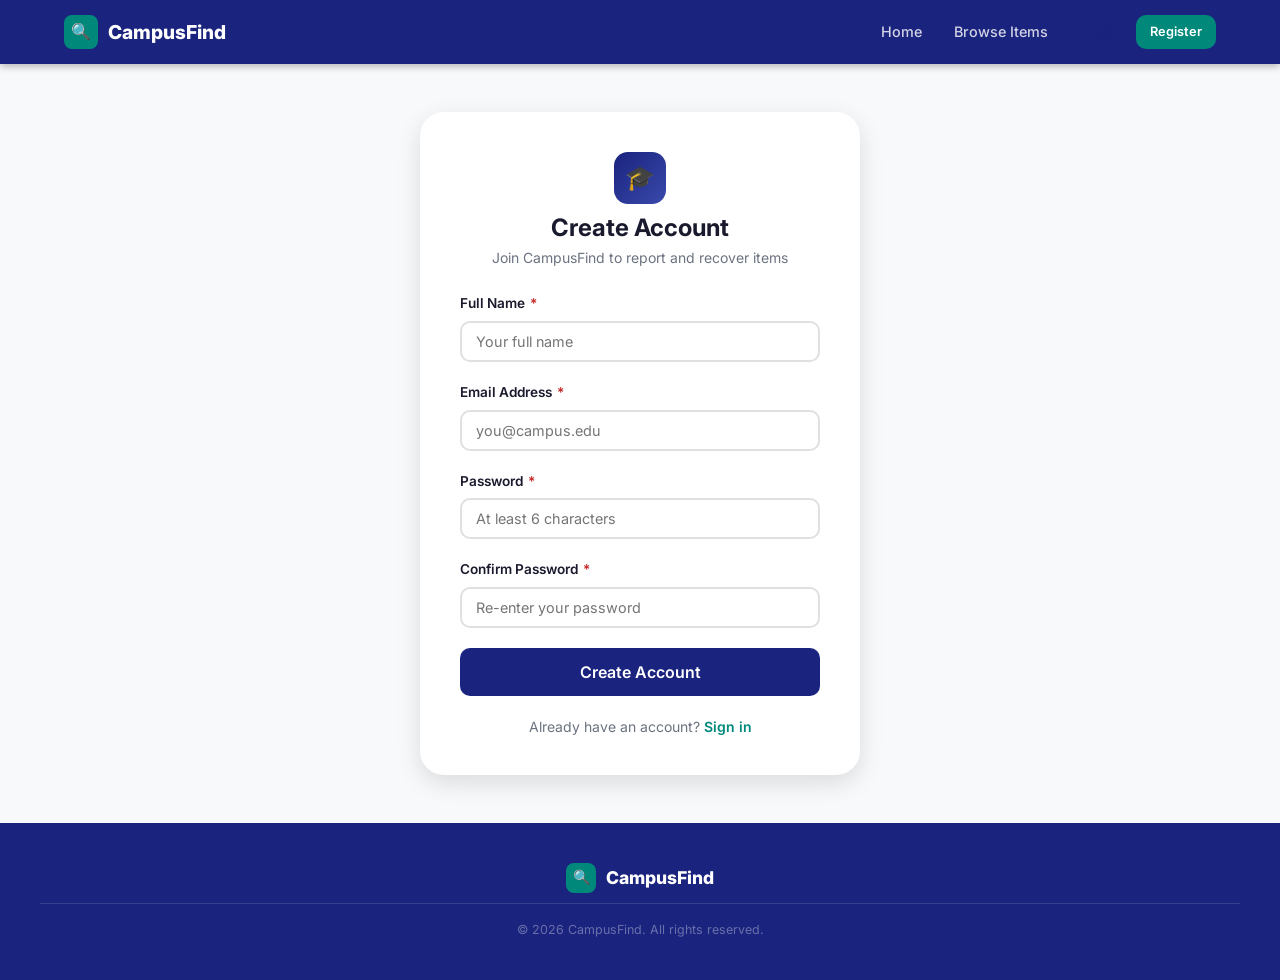
<file: index.html>
<!DOCTYPE html>
<html lang="en">
<head>
  <meta charset="UTF-8" />
  <meta name="viewport" content="width=device-width, initial-scale=1.0" />
  <title>CampusFind – Campus Lost & Found</title>
  <link rel="stylesheet" href="css/styles.css" />
  <link rel="preconnect" href="https://fonts.googleapis.com" />
  <link href="https://fonts.googleapis.com/css2?family=Inter:wght@400;500;600;700;800&display=swap" rel="stylesheet" />
</head>
<body>

  <!-- Navigation -->
  <nav id="main-nav"></nav>

  <!-- Hero -->
  <section class="hero">
    <div class="container">
      <div class="hero-tag">🎓 Campus Lost &amp; Found Platform</div>
      <h1>Find What Matters Most</h1>
      <p>Reuniting students, staff, and faculty with their lost belongings — fast, simple, and campus-wide.</p>

      <!-- Search bar -->
      <div class="hero-search">
        <input type="text" id="hero-search" placeholder="Search for a lost or found item…" />
        <button onclick="heroSearch()">Search</button>
      </div>

      <!-- CTA buttons -->
      <div class="hero-ctas">
        <a href="report-lost.html" class="btn btn-outline-white">📋 Report Lost</a>
        <a href="report-found.html" class="btn btn-outline-white">🔍 Report Found</a>
      </div>

      <!-- Dynamic stats — calculated from localStorage -->
      <div class="hero-stats" id="hero-stats">
        <div class="stat-pill">
          <div class="stat-pill-value" id="hs-total">0</div>
          <div class="stat-pill-label">Total Reports</div>
        </div>
        <div class="stat-pill">
          <div class="stat-pill-value" id="hs-lost">0</div>
          <div class="stat-pill-label">Items Lost</div>
        </div>
        <div class="stat-pill">
          <div class="stat-pill-value" id="hs-found">0</div>
          <div class="stat-pill-label">Items Found</div>
        </div>
      </div>
    </div>
  </section>

  <!-- Recent Reports -->
  <section class="section">
    <div class="container">
      <div class="section-header section-header-row">
        <div>
          <h2>Recently Reported</h2>
          <p>The latest lost and found items from your campus</p>
        </div>
        <a href="browse.html" class="btn btn-outline btn-sm">View All →</a>
      </div>
      <div class="items-grid" id="recent-items"></div>
    </div>
  </section>

  <!-- How It Works -->
  <section class="section section-alt">
    <div class="container">
      <div class="section-header text-center">
        <h2>How It Works</h2>
        <p>Three simple steps to reunite with your belongings</p>
      </div>
      <div class="steps-grid">
        <div class="step-card">
          <div class="step-icon step-icon-blue">📋</div>
          <h3>1. Report It</h3>
          <p>Submit a lost or found report with item details and location.</p>
        </div>
        <div class="step-card">
          <div class="step-icon step-icon-teal">🔍</div>
          <h3>2. Browse &amp; Match</h3>
          <p>Search community listings to find your item or identify the owner.</p>
        </div>
        <div class="step-card">
          <div class="step-icon step-icon-green">🤝</div>
          <h3>3. Reunite</h3>
          <p>Contact the reporter and arrange a safe handover on campus.</p>
        </div>
      </div>
    </div>
  </section>

  <!-- Browse by Category -->
  <section class="section">
    <div class="container">
      <div class="section-header section-header-row">
        <div>
          <h2>Browse by Category</h2>
          <p>Find items by type</p>
        </div>
        <a href="browse.html" class="btn btn-outline btn-sm">All Items →</a>
      </div>
      <div class="category-grid">
        <div class="category-chip" onclick="browseCat('electronics')"><span>💻</span><span>Electronics</span></div>
        <div class="category-chip" onclick="browseCat('clothing')"><span>👕</span><span>Clothing</span></div>
        <div class="category-chip" onclick="browseCat('accessories')"><span>⌚</span><span>Accessories</span></div>
        <div class="category-chip" onclick="browseCat('books')"><span>📚</span><span>Books &amp; Notes</span></div>
        <div class="category-chip" onclick="browseCat('documents')"><span>📄</span><span>Documents &amp; ID</span></div>
        <div class="category-chip" onclick="browseCat('keys')"><span>🔑</span><span>Keys</span></div>
        <div class="category-chip" onclick="browseCat('bags')"><span>👜</span><span>Bags &amp; Wallets</span></div>
        <div class="category-chip" onclick="browseCat('sports')"><span>⚽</span><span>Sports</span></div>
        <div class="category-chip" onclick="browseCat('other')"><span>📦</span><span>Other</span></div>
      </div>
    </div>
  </section>

  <!-- Footer -->
  <footer>
    <div class="footer-inner">
      <div class="footer-brand">
        <div class="nav-logo">🔍</div>
        CampusFind
      </div>
      <p class="footer-tagline">Reuniting the campus community, one item at a time.</p>
      <hr class="footer-divider" />
      <p class="footer-copy">© 2026 CampusFind. All rights reserved.</p>
    </div>
  </footer>

  <!-- Scripts -->
  <script src="js/data.js"></script>
  <script src="js/auth.js"></script>
  <script src="js/app.js"></script>
  <script src="js/reports.js"></script>
  <script>
    document.addEventListener('DOMContentLoaded', () => {
      // ── Entry point routing ──────────────────────────────────────────────
      // If already logged in → go straight to dashboard.
      // If not logged in → go to register (first-time flow).
      if (Auth.isLoggedIn()) {
        window.location.replace('dashboard.html');
        return;
      } else {
        window.location.replace('register.html');
        return;
      }

      App.renderNav('home');

      // Load dynamic stats
      const stats = CampusData.getStats();
      document.getElementById('hs-total').textContent = stats.total;
      document.getElementById('hs-lost').textContent  = stats.lost;
      document.getElementById('hs-found').textContent = stats.found;

      // Load recent items (last 6)
      const recent = [...CampusData.getReports()]
        .sort((a, b) => new Date(b.createdAt) - new Date(a.createdAt))
        .slice(0, 6);

      const grid = document.getElementById('recent-items');
      if (recent.length === 0) {
        grid.innerHTML = `
          <div class="empty-state full-width">
            <div class="empty-icon">📋</div>
            <p>No reports have been submitted yet. Be the first to report!</p>
            <a href="report-lost.html" class="btn btn-primary">Report Lost Item</a>
          </div>`;
      } else {
        grid.innerHTML = recent.map(r => renderReportCard(r)).join('');
      }
    });

    function heroSearch() {
      const q = document.getElementById('hero-search').value.trim();
      window.location.href = q
        ? `browse.html?q=${encodeURIComponent(q)}`
        : 'browse.html';
    }

    document.getElementById('hero-search')?.addEventListener('keydown', e => {
      if (e.key === 'Enter') heroSearch();
    });

    function browseCat(cat) {
      window.location.href = `browse.html?cat=${encodeURIComponent(cat)}`;
    }
  </script>
</body>
</html>
</file>
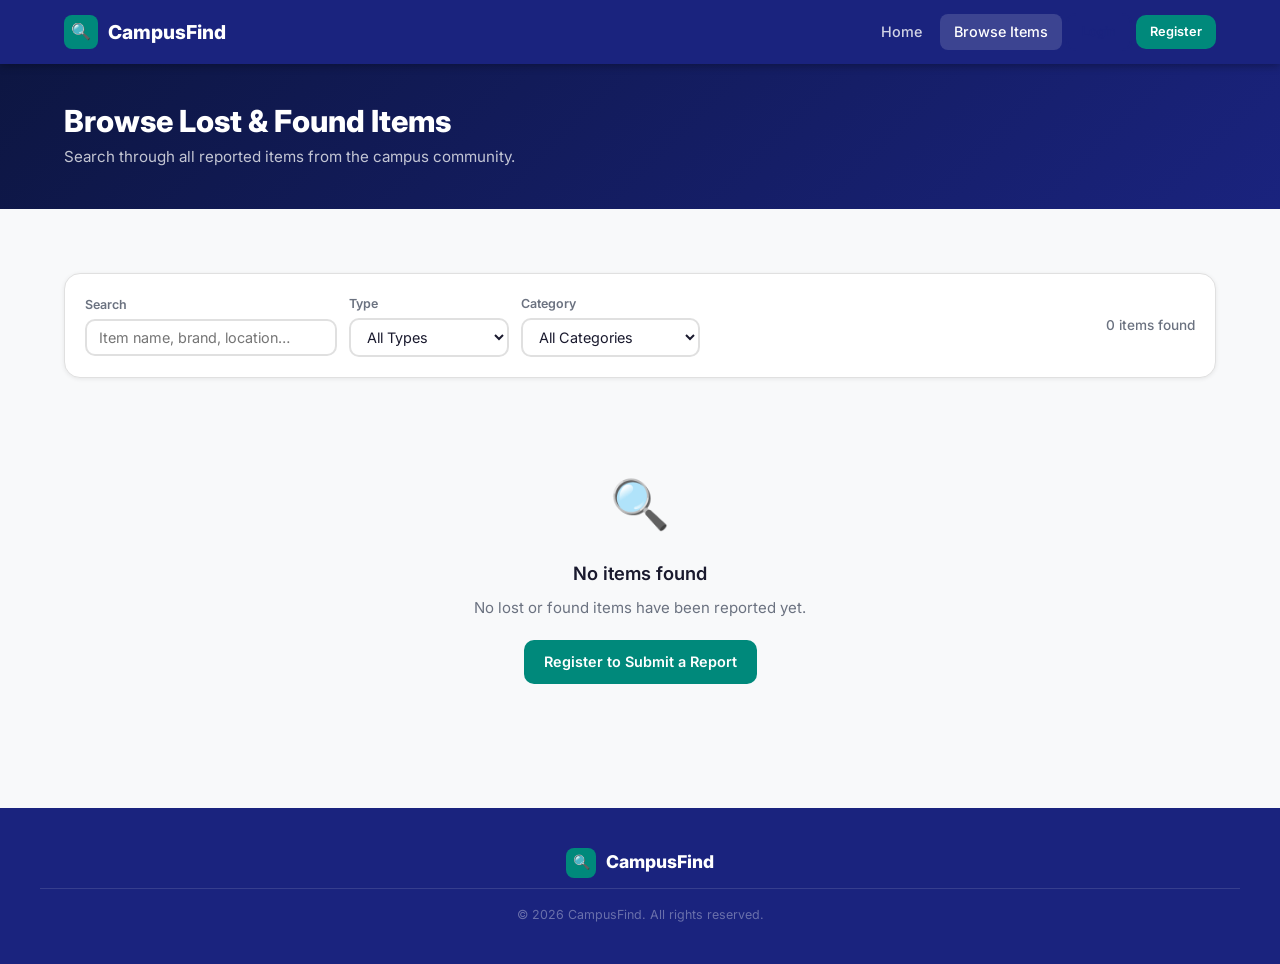
<file: browse.html>
<!DOCTYPE html>
<html lang="en">
<head>
  <meta charset="UTF-8" />
  <meta name="viewport" content="width=device-width, initial-scale=1.0" />
  <title>Browse Items – CampusFind</title>
  <link rel="stylesheet" href="css/styles.css" />
  <link rel="preconnect" href="https://fonts.googleapis.com" />
  <link href="https://fonts.googleapis.com/css2?family=Inter:wght@400;500;600;700;800&display=swap" rel="stylesheet" />
</head>
<body>

  <nav id="main-nav"></nav>

  <!-- Page header -->
  <div class="page-header">
    <div class="container">
      <h1>Browse Lost &amp; Found Items</h1>
      <p>Search through all reported items from the campus community.</p>
    </div>
  </div>

  <section class="section">
    <div class="container">

      <!-- Filters -->
      <div class="browse-filters">
        <div class="filter-group">
          <label for="search-input">Search</label>
          <input type="text" id="search-input" placeholder="Item name, brand, location…" />
        </div>
        <div class="filter-group">
          <label for="filter-type">Type</label>
          <select id="filter-type">
            <option value="">All Types</option>
            <option value="lost">Lost</option>
            <option value="found">Found</option>
          </select>
        </div>
        <div class="filter-group">
          <label for="filter-category">Category</label>
          <select id="filter-category">
            <option value="">All Categories</option>
            <option value="electronics">💻 Electronics</option>
            <option value="clothing">👕 Clothing</option>
            <option value="accessories">⌚ Accessories</option>
            <option value="books">📚 Books &amp; Notes</option>
            <option value="documents">📄 Documents &amp; ID</option>
            <option value="keys">🔑 Keys</option>
            <option value="bags">👜 Bags &amp; Wallets</option>
            <option value="sports">⚽ Sports</option>
            <option value="other">📦 Other</option>
          </select>
        </div>
        <div class="result-count" id="result-count">0 items found</div>
      </div>

      <!-- Results grid -->
      <div class="items-grid" id="browse-grid"></div>

    </div>
  </section>

  <!-- Footer -->
  <footer>
    <div class="footer-inner">
      <div class="footer-brand"><div class="nav-logo">🔍</div>CampusFind</div>
      <hr class="footer-divider" />
      <p class="footer-copy">© 2026 CampusFind. All rights reserved.</p>
    </div>
  </footer>

  <script src="js/data.js"></script>
  <script src="js/auth.js"></script>
  <script src="js/app.js"></script>
  <script src="js/reports.js"></script>
  <script>
    document.addEventListener('DOMContentLoaded', () => {
      // Pre-fill search or category from URL params
      const params = new URLSearchParams(window.location.search);
      if (params.get('q'))   document.getElementById('search-input').value    = params.get('q');
      if (params.get('cat')) document.getElementById('filter-category').value = params.get('cat');

      initBrowsePage();
    });
  </script>
</body>
</html>
</file>
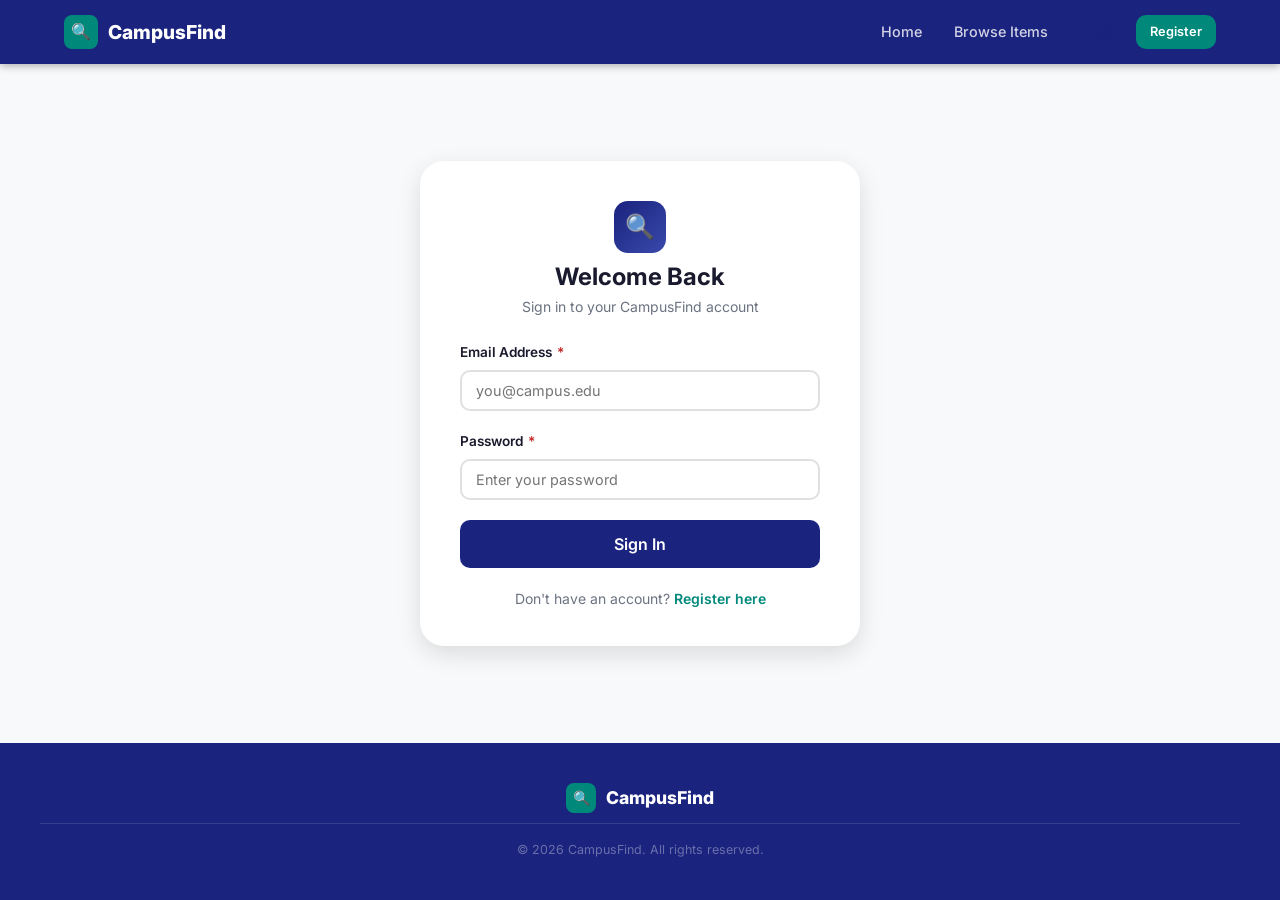
<file: dashboard.html>
<!DOCTYPE html>
<html lang="en">
<head>
  <meta charset="UTF-8" />
  <meta name="viewport" content="width=device-width, initial-scale=1.0" />
  <title>Dashboard – CampusFind</title>
  <link rel="stylesheet" href="css/styles.css" />
  <link rel="preconnect" href="https://fonts.googleapis.com" />
  <link href="https://fonts.googleapis.com/css2?family=Inter:wght@400;500;600;700;800&display=swap" rel="stylesheet" />
</head>
<body>

  <nav id="main-nav"></nav>

  <!-- Welcome banner -->
  <div class="dashboard-welcome">
    <div class="container">
      <h1>Welcome, <span id="welcome-name">…</span> 👋</h1>
      <p>Manage your lost &amp; found reports and track your activity here.</p>
    </div>
  </div>

  <div class="dashboard-body">

    <!-- ── Dynamic Statistics ── -->
    <h2 class="mb-2">Your Dashboard</h2>
    <p class="text-muted mb-3">Statistics are calculated live from submitted reports.</p>

    <div class="stats-grid">
      <div class="stat-card stat-lost">
        <div class="stat-card-icon">🔴</div>
        <div class="stat-card-value" id="stat-lost">0</div>
        <div class="stat-card-label">Lost Items</div>
      </div>
      <div class="stat-card stat-found">
        <div class="stat-card-icon">🟢</div>
        <div class="stat-card-value" id="stat-found">0</div>
        <div class="stat-card-label">Found Items</div>
      </div>
      <div class="stat-card stat-total">
        <div class="stat-card-icon">📊</div>
        <div class="stat-card-value" id="stat-total">0</div>
        <div class="stat-card-label">Total Reports</div>
      </div>
      <div class="stat-card stat-my">
        <div class="stat-card-icon">📝</div>
        <div class="stat-card-value" id="stat-my-reports">0</div>
        <div class="stat-card-label">My Reports</div>
      </div>
    </div>

    <!-- ── Quick Actions ── -->
    <h3 class="mb-2">Quick Actions</h3>
    <div class="quick-actions mb-3">
      <div class="action-card" id="btn-report-lost">
        <div class="action-card-icon">📋</div>
        <h4>Report Lost Item</h4>
        <p>Submit a report for something you've lost</p>
      </div>
      <div class="action-card" id="btn-report-found">
        <div class="action-card-icon">🔍</div>
        <h4>Report Found Item</h4>
        <p>Submit a report for something you've found</p>
      </div>
      <div class="action-card" id="btn-browse">
        <div class="action-card-icon">🗂️</div>
        <h4>Browse Items</h4>
        <p>Search all lost and found reports</p>
      </div>
      <div class="action-card" id="btn-my-reports">
        <div class="action-card-icon">📁</div>
        <h4>My Reports</h4>
        <p>View and manage your submissions</p>
      </div>
    </div>

    <!-- ── Recent Activity ── -->
    <h3 class="mb-2">Recent Activity</h3>
    <div class="activity-list" id="recent-activity"></div>

  </div>

  <!-- Footer -->
  <footer>
    <div class="footer-inner">
      <div class="footer-brand"><div class="nav-logo">🔍</div>CampusFind</div>
      <hr class="footer-divider" />
      <p class="footer-copy">© 2026 CampusFind. All rights reserved.</p>
    </div>
  </footer>

  <script src="js/data.js"></script>
  <script src="js/auth.js"></script>
  <script src="js/app.js"></script>
  <script src="js/dashboard.js"></script>
</body>
</html>
</file>
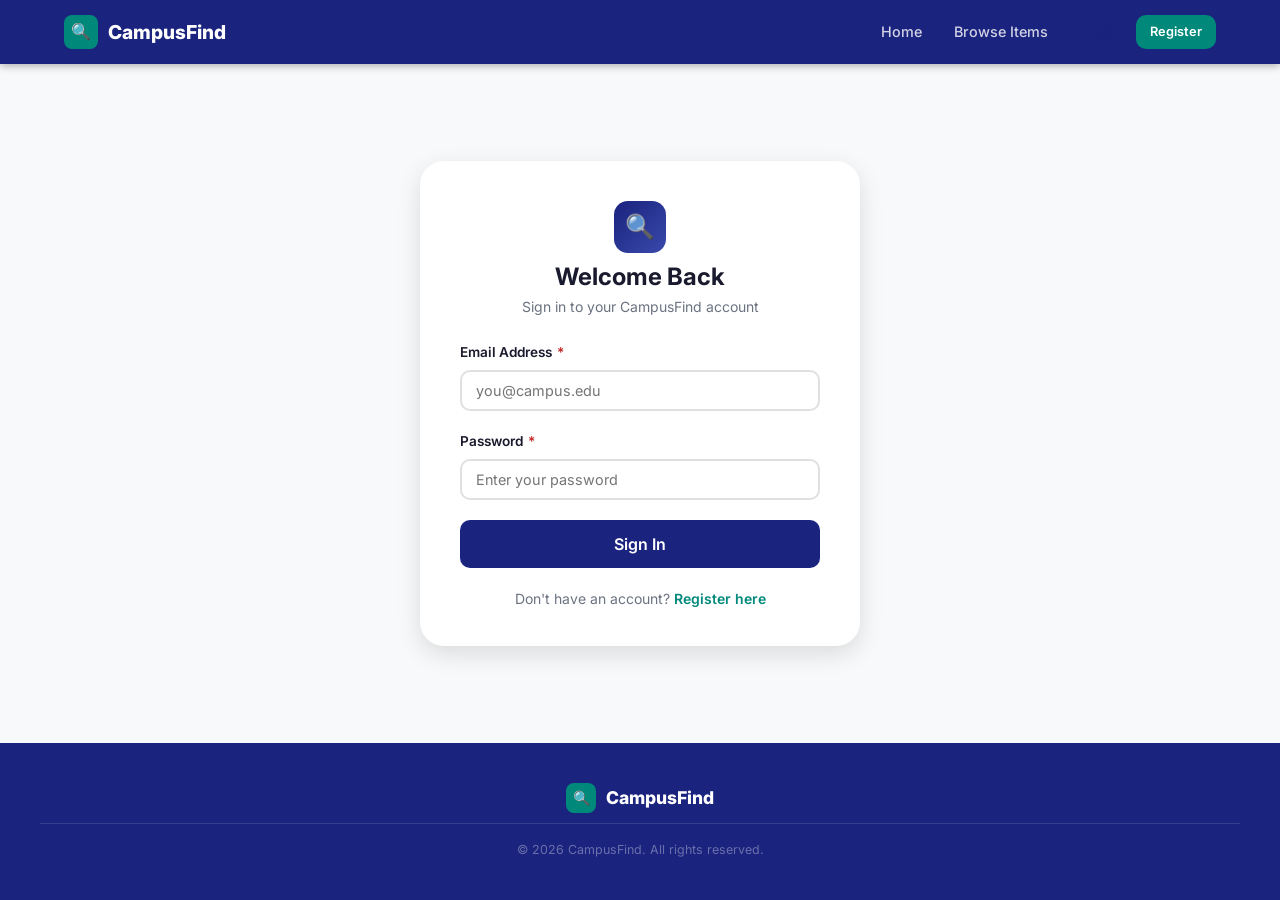
<file: login.html>
<!DOCTYPE html>
<html lang="en">
<head>
  <meta charset="UTF-8" />
  <meta name="viewport" content="width=device-width, initial-scale=1.0" />
  <title>Login – CampusFind</title>
  <link rel="stylesheet" href="css/styles.css" />
  <link rel="preconnect" href="https://fonts.googleapis.com" />
  <link href="https://fonts.googleapis.com/css2?family=Inter:wght@400;500;600;700;800&display=swap" rel="stylesheet" />
</head>
<body>

  <nav id="main-nav"></nav>

  <main class="auth-wrap">
    <div class="auth-card">

      <div class="auth-logo">
        <div class="auth-logo-icon">🔍</div>
        <h2>Welcome Back</h2>
        <p>Sign in to your CampusFind account</p>
      </div>

      <div class="form-error" id="form-error"></div>

      <form id="login-form" novalidate>
        <div class="form-group">
          <label for="email">Email Address <span class="required">*</span></label>
          <input type="email" id="email" name="email"
                 placeholder="you@campus.edu" autocomplete="email" required />
        </div>

        <div class="form-group">
          <label for="password">Password <span class="required">*</span></label>
          <input type="password" id="password" name="password"
                 placeholder="Enter your password" autocomplete="current-password" required />
        </div>

        <button type="submit" class="btn btn-indigo btn-full btn-lg" id="login-btn">
          Sign In
        </button>
      </form>

      <div class="auth-alt">
        Don't have an account? <a href="register.html">Register here</a>
      </div>
    </div>
  </main>

  <footer>
    <div class="footer-inner">
      <div class="footer-brand"><div class="nav-logo">🔍</div>CampusFind</div>
      <hr class="footer-divider" />
      <p class="footer-copy">© 2026 CampusFind. All rights reserved.</p>
    </div>
  </footer>

  <script src="js/data.js"></script>
  <script src="js/auth.js"></script>
  <script src="js/app.js"></script>
  <script>
    document.addEventListener('DOMContentLoaded', () => {
      App.renderNav('login');

      // If already logged in, redirect to dashboard
      Auth.redirectIfLoggedIn('dashboard.html');

      document.getElementById('login-form').addEventListener('submit', (e) => {
        e.preventDefault();
        App.clearFormError('form-error');

        const email    = document.getElementById('email').value.trim();
        const password = document.getElementById('password').value;

        const btn = document.getElementById('login-btn');
        btn.textContent = 'Signing in…';
        btn.disabled = true;

        const result = Auth.login({ email, password });

        if (result.ok) {
          App.toast('Login successful! Redirecting…', 'success');
          setTimeout(() => { window.location.href = 'dashboard.html'; }, 800);
        } else {
          App.showFormError('form-error', result.error);
          btn.textContent = 'Sign In';
          btn.disabled = false;
        }
      });
    });
  </script>
</body>
</html>
</file>
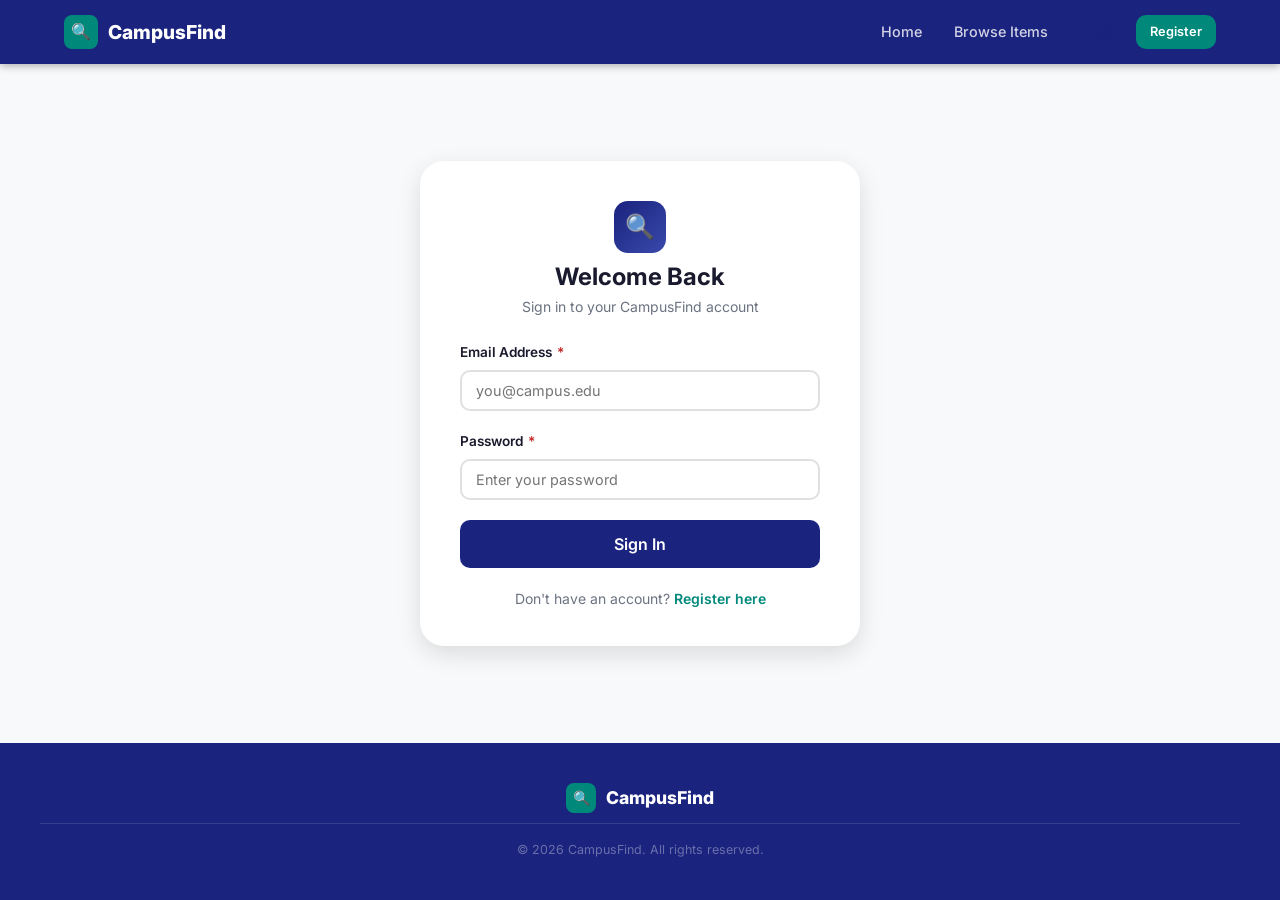
<file: my-reports.html>
<!DOCTYPE html>
<html lang="en">
<head>
  <meta charset="UTF-8" />
  <meta name="viewport" content="width=device-width, initial-scale=1.0" />
  <title>My Reports – CampusFind</title>
  <link rel="stylesheet" href="css/styles.css" />
  <link rel="preconnect" href="https://fonts.googleapis.com" />
  <link href="https://fonts.googleapis.com/css2?family=Inter:wght@400;500;600;700;800&display=swap" rel="stylesheet" />
</head>
<body>

  <nav id="main-nav"></nav>

  <!-- Page header -->
  <div class="page-header">
    <div class="container">
      <h1>My Reports</h1>
      <p>All lost &amp; found reports submitted by you.
        Total: <strong id="my-reports-count">0</strong></p>
    </div>
  </div>

  <section class="section">
    <div class="container">

      <!-- Action row -->
      <div style="display:flex; gap:12px; margin-bottom:24px; flex-wrap:wrap;">
        <a href="report-lost.html"  class="btn btn-indigo">+ Report Lost Item</a>
        <a href="report-found.html" class="btn btn-primary">+ Report Found Item</a>
      </div>

      <!-- Reports list -->
      <div class="reports-list" id="my-reports-list"></div>

    </div>
  </section>

  <!-- Footer -->
  <footer>
    <div class="footer-inner">
      <div class="footer-brand"><div class="nav-logo">🔍</div>CampusFind</div>
      <hr class="footer-divider" />
      <p class="footer-copy">© 2026 CampusFind. All rights reserved.</p>
    </div>
  </footer>

  <script src="js/data.js"></script>
  <script src="js/auth.js"></script>
  <script src="js/app.js"></script>
  <script src="js/reports.js"></script>
  <script>
    document.addEventListener('DOMContentLoaded', () => {
      initMyReportsPage();
    });
  </script>
</body>
</html>
</file>
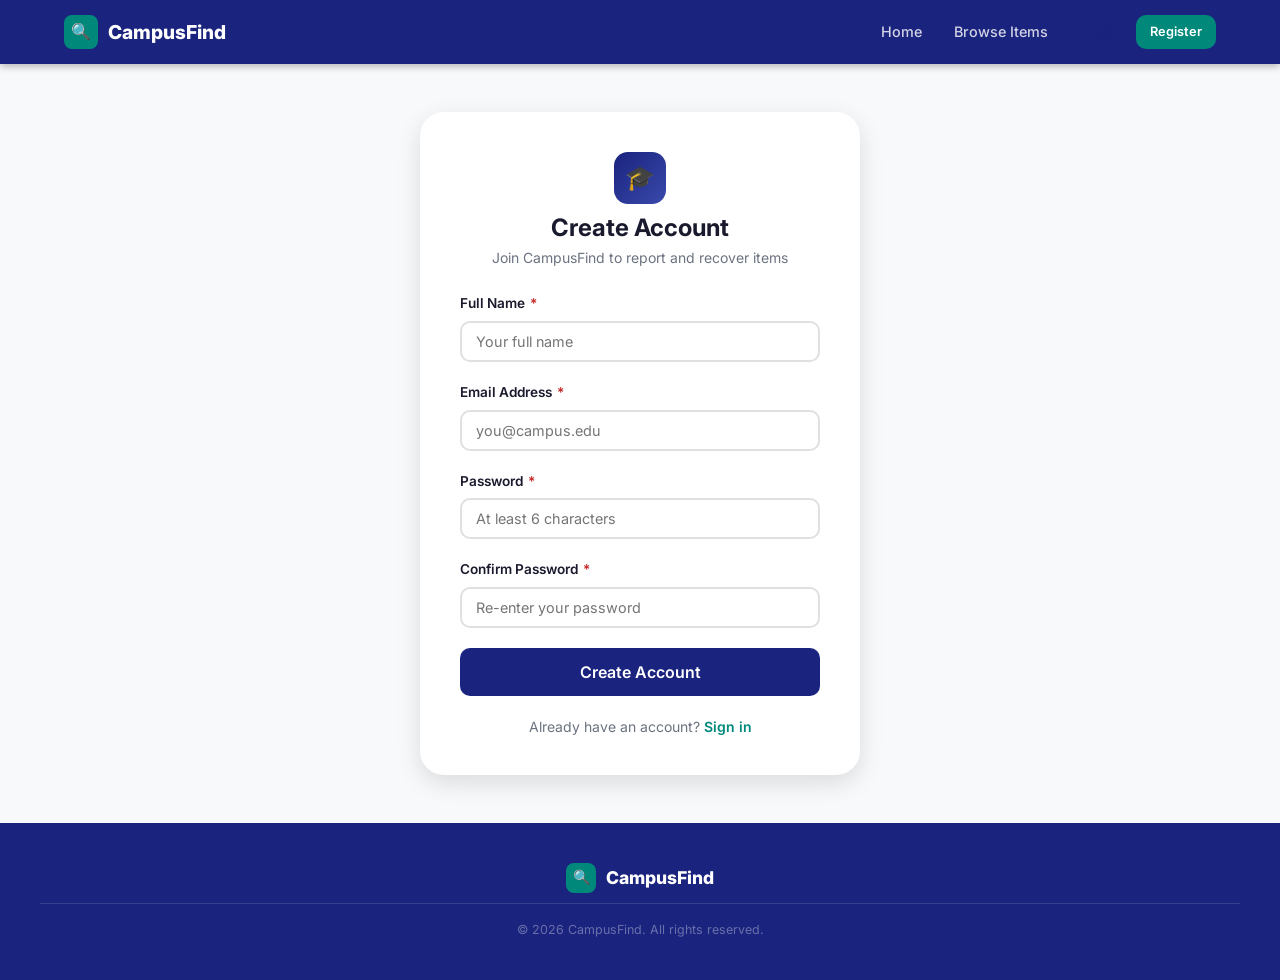
<file: register.html>
<!DOCTYPE html>
<html lang="en">
<head>
  <meta charset="UTF-8" />
  <meta name="viewport" content="width=device-width, initial-scale=1.0" />
  <title>Register – CampusFind</title>
  <link rel="stylesheet" href="css/styles.css" />
  <link rel="preconnect" href="https://fonts.googleapis.com" />
  <link href="https://fonts.googleapis.com/css2?family=Inter:wght@400;500;600;700;800&display=swap" rel="stylesheet" />
</head>
<body>

  <nav id="main-nav"></nav>

  <main class="auth-wrap">
    <div class="auth-card">

      <div class="auth-logo">
        <div class="auth-logo-icon">🎓</div>
        <h2>Create Account</h2>
        <p>Join CampusFind to report and recover items</p>
      </div>

      <div class="form-error" id="form-error"></div>

      <form id="register-form" novalidate>
        <div class="form-group">
          <label for="name">Full Name <span class="required">*</span></label>
          <input type="text" id="name" name="name"
                 placeholder="Your full name" autocomplete="name" required />
        </div>

        <div class="form-group">
          <label for="email">Email Address <span class="required">*</span></label>
          <input type="email" id="email" name="email"
                 placeholder="you@campus.edu" autocomplete="email" required />
        </div>

        <div class="form-group">
          <label for="password">Password <span class="required">*</span></label>
          <input type="password" id="password" name="password"
                 placeholder="At least 6 characters" autocomplete="new-password" required />
        </div>

        <div class="form-group">
          <label for="confirm-password">Confirm Password <span class="required">*</span></label>
          <input type="password" id="confirm-password" name="confirm-password"
                 placeholder="Re-enter your password" autocomplete="new-password" required />
        </div>

        <button type="submit" class="btn btn-indigo btn-full btn-lg" id="register-btn">
          Create Account
        </button>
      </form>

      <div class="auth-alt">
        Already have an account? <a href="login.html">Sign in</a>
      </div>
    </div>
  </main>

  <footer>
    <div class="footer-inner">
      <div class="footer-brand"><div class="nav-logo">🔍</div>CampusFind</div>
      <hr class="footer-divider" />
      <p class="footer-copy">© 2026 CampusFind. All rights reserved.</p>
    </div>
  </footer>

  <script src="js/data.js"></script>
  <script src="js/auth.js"></script>
  <script src="js/app.js"></script>
  <script>
    document.addEventListener('DOMContentLoaded', () => {
      App.renderNav('register');

      // If already logged in, redirect to dashboard
      Auth.redirectIfLoggedIn('dashboard.html');

      document.getElementById('register-form').addEventListener('submit', (e) => {
        e.preventDefault();
        App.clearFormError('form-error');

        const name            = document.getElementById('name').value;
        const email           = document.getElementById('email').value;
        const password        = document.getElementById('password').value;
        const confirmPassword = document.getElementById('confirm-password').value;

        const btn = document.getElementById('register-btn');
        btn.textContent = 'Creating account…';
        btn.disabled = true;

        const result = Auth.register({ name, email, password, confirmPassword });

        if (result.ok) {
          App.toast('Account created successfully! Please log in.', 'success');
          setTimeout(() => { window.location.href = 'login.html'; }, 1000);
        } else {
          App.showFormError('form-error', result.error);
          btn.textContent = 'Create Account';
          btn.disabled = false;
        }
      });
    });
  </script>
</body>
</html>
</file>
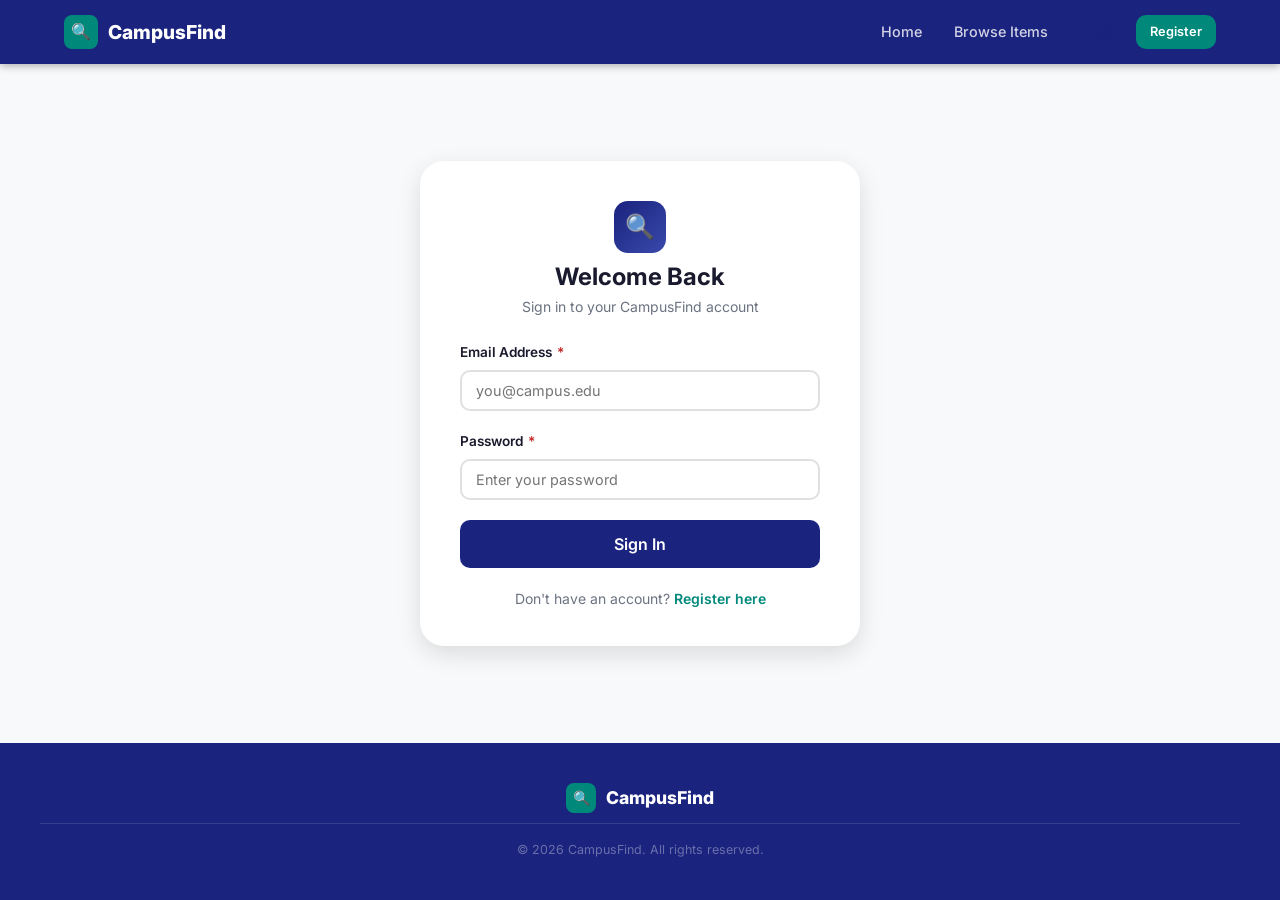
<file: report-found.html>
<!DOCTYPE html>
<html lang="en">
<head>
  <meta charset="UTF-8" />
  <meta name="viewport" content="width=device-width, initial-scale=1.0" />
  <title>Report Found Item – CampusFind</title>
  <link rel="stylesheet" href="css/styles.css" />
  <link rel="preconnect" href="https://fonts.googleapis.com" />
  <link href="https://fonts.googleapis.com/css2?family=Inter:wght@400;500;600;700;800&display=swap" rel="stylesheet" />
</head>
<body>

  <nav id="main-nav"></nav>

  <div class="report-form-wrap">
    <div class="form-card">

      <div class="form-title">
        <div class="form-title-icon form-title-icon-found">🔍</div>
        <div>
          <h2 id="report-type-label">Report Found Item</h2>
          <p class="text-muted" style="font-size:.875rem">Help return the item to its owner by providing detailed information.</p>
        </div>
      </div>

      <div class="form-error" id="form-error"></div>

      <form id="report-form" novalidate>
        <div class="form-row">
          <div class="form-group">
            <label for="item-name">Item Name <span class="required">*</span></label>
            <input type="text" id="item-name" placeholder="e.g. Student ID Card, Headphones" required />
          </div>
          <div class="form-group">
            <label for="category">Category <span class="required">*</span></label>
            <select id="category" required>
              <option value="">Select a category</option>
              <option value="electronics">💻 Electronics</option>
              <option value="clothing">👕 Clothing</option>
              <option value="accessories">⌚ Accessories</option>
              <option value="books">📚 Books &amp; Notes</option>
              <option value="documents">📄 Documents &amp; ID</option>
              <option value="keys">🔑 Keys</option>
              <option value="bags">👜 Bags &amp; Wallets</option>
              <option value="sports">⚽ Sports</option>
              <option value="other">📦 Other</option>
            </select>
          </div>
        </div>

        <div class="form-group">
          <label for="description">Description <span class="required">*</span></label>
          <textarea id="description" placeholder="Describe the item in detail — colour, size, distinguishing marks, contents…" required></textarea>
        </div>

        <div class="form-row">
          <div class="form-group">
            <label for="location">Where Found <span class="required">*</span></label>
            <input type="text" id="location" placeholder="e.g. Cafeteria, Sports Complex, Library" required />
          </div>
          <div class="form-group">
            <label for="date">Date Found <span class="required">*</span></label>
            <input type="date" id="date" required />
          </div>
        </div>

        <div class="form-row">
          <div class="form-group">
            <label for="color">Colour</label>
            <input type="text" id="color" placeholder="e.g. Black, Silver, Blue" />
          </div>
          <div class="form-group">
            <label for="brand">Brand / Make</label>
            <input type="text" id="brand" placeholder="e.g. Apple, Nike, Sony" />
          </div>
        </div>

        <div style="display:flex; gap:12px; margin-top:8px;">
          <a href="dashboard.html" class="btn btn-outline">Cancel</a>
          <button type="submit" class="btn btn-primary" style="flex:1;">Submit Found Report</button>
        </div>
      </form>

    </div>
  </div>

  <!-- Footer -->
  <footer>
    <div class="footer-inner">
      <div class="footer-brand"><div class="nav-logo">🔍</div>CampusFind</div>
      <hr class="footer-divider" />
      <p class="footer-copy">© 2026 CampusFind. All rights reserved.</p>
    </div>
  </footer>

  <script src="js/data.js"></script>
  <script src="js/auth.js"></script>
  <script src="js/app.js"></script>
  <script src="js/reports.js"></script>
  <script>
    document.addEventListener('DOMContentLoaded', () => {
      const dateInput = document.getElementById('date');
      if (dateInput) dateInput.value = new Date().toISOString().split('T')[0];

      initReportForm('found');
    });
  </script>
</body>
</html>
</file>
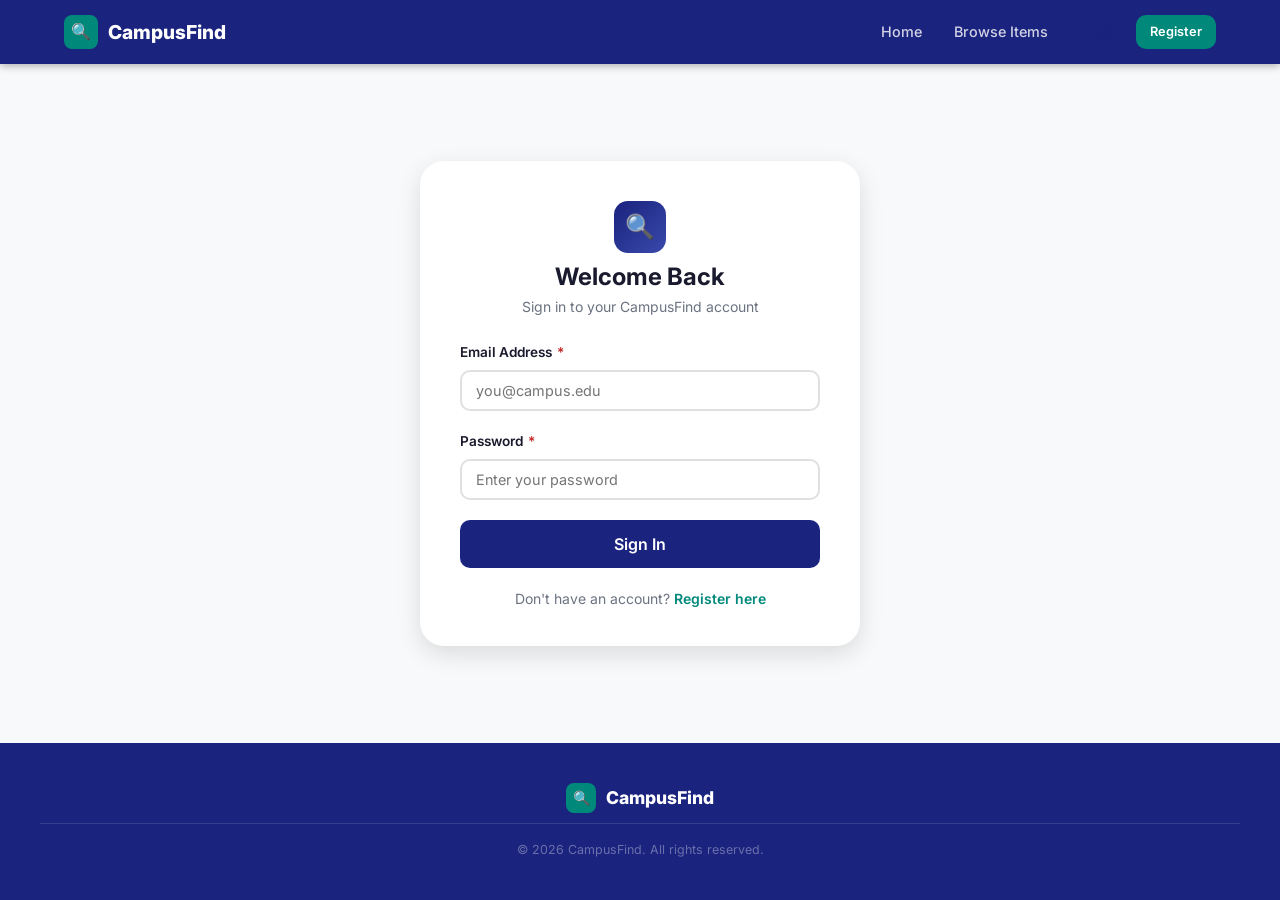
<file: report-lost.html>
<!DOCTYPE html>
<html lang="en">
<head>
  <meta charset="UTF-8" />
  <meta name="viewport" content="width=device-width, initial-scale=1.0" />
  <title>Report Lost Item – CampusFind</title>
  <link rel="stylesheet" href="css/styles.css" />
  <link rel="preconnect" href="https://fonts.googleapis.com" />
  <link href="https://fonts.googleapis.com/css2?family=Inter:wght@400;500;600;700;800&display=swap" rel="stylesheet" />
</head>
<body>

  <nav id="main-nav"></nav>

  <div class="report-form-wrap">
    <div class="form-card">

      <div class="form-title">
        <div class="form-title-icon form-title-icon-lost">📋</div>
        <div>
          <h2 id="report-type-label">Report Lost Item</h2>
          <p class="text-muted" style="font-size:.875rem">Provide as much detail as possible to help others identify the item.</p>
        </div>
      </div>

      <div class="form-error" id="form-error"></div>

      <form id="report-form" novalidate>
        <div class="form-row">
          <div class="form-group">
            <label for="item-name">Item Name <span class="required">*</span></label>
            <input type="text" id="item-name" placeholder="e.g. MacBook Pro, Blue Backpack" required />
          </div>
          <div class="form-group">
            <label for="category">Category <span class="required">*</span></label>
            <select id="category" required>
              <option value="">Select a category</option>
              <option value="electronics">💻 Electronics</option>
              <option value="clothing">👕 Clothing</option>
              <option value="accessories">⌚ Accessories</option>
              <option value="books">📚 Books &amp; Notes</option>
              <option value="documents">📄 Documents &amp; ID</option>
              <option value="keys">🔑 Keys</option>
              <option value="bags">👜 Bags &amp; Wallets</option>
              <option value="sports">⚽ Sports</option>
              <option value="other">📦 Other</option>
            </select>
          </div>
        </div>

        <div class="form-group">
          <label for="description">Description <span class="required">*</span></label>
          <textarea id="description" placeholder="Describe the item in detail — colour, size, distinguishing marks, contents…" required></textarea>
        </div>

        <div class="form-row">
          <div class="form-group">
            <label for="location">Last Seen Location <span class="required">*</span></label>
            <input type="text" id="location" placeholder="e.g. Library 2nd Floor, CS Lab" required />
          </div>
          <div class="form-group">
            <label for="date">Date Lost <span class="required">*</span></label>
            <input type="date" id="date" required />
          </div>
        </div>

        <div class="form-row">
          <div class="form-group">
            <label for="color">Colour</label>
            <input type="text" id="color" placeholder="e.g. Black, Silver, Blue" />
          </div>
          <div class="form-group">
            <label for="brand">Brand / Make</label>
            <input type="text" id="brand" placeholder="e.g. Apple, Nike, Sony" />
          </div>
        </div>

        <div style="display:flex; gap:12px; margin-top:8px;">
          <a href="dashboard.html" class="btn btn-outline">Cancel</a>
          <button type="submit" class="btn btn-indigo" style="flex:1;">Submit Lost Report</button>
        </div>
      </form>

    </div>
  </div>

  <!-- Footer -->
  <footer>
    <div class="footer-inner">
      <div class="footer-brand"><div class="nav-logo">🔍</div>CampusFind</div>
      <hr class="footer-divider" />
      <p class="footer-copy">© 2026 CampusFind. All rights reserved.</p>
    </div>
  </footer>

  <script src="js/data.js"></script>
  <script src="js/auth.js"></script>
  <script src="js/app.js"></script>
  <script src="js/reports.js"></script>
  <script>
    document.addEventListener('DOMContentLoaded', () => {
      // Set today as default date
      const dateInput = document.getElementById('date');
      if (dateInput) dateInput.value = new Date().toISOString().split('T')[0];

      initReportForm('lost');
    });
  </script>
</body>
</html>
</file>
<file: css/styles.css>
/* ─── CampusFind — Unified Stylesheet ────────────────────────────────────────
   Brand:  Primary  #1A237E (deep indigo)  |  Accent #00897B (teal)
   Fonts:  Inter (system stack fallback)
   ─────────────────────────────────────────────────────────────────────────── */

/* ── Reset & base ─────────────────────────────────────────────────────────── */
*, *::before, *::after { box-sizing: border-box; margin: 0; padding: 0; }

:root {
  --primary:        #1A237E;
  --primary-dark:   #0D1642;
  --primary-light:  #3949AB;
  --accent:         #00897B;
  --accent-light:   #4DB6AC;
  --accent-dark:    #00695C;

  --success:        #2E7D32;
  --success-light:  #E8F5E9;
  --danger:         #C62828;
  --danger-light:   #FFEBEE;
  --warning:        #F57F17;
  --warning-light:  #FFF8E1;
  --info:           #1565C0;
  --info-light:     #E3F2FD;

  --bg:             #F8F9FA;
  --surface:        #FFFFFF;
  --surface-alt:    #F1F3F5;
  --divider:        #E0E0E0;

  --text:           #1A1A2E;
  --text-secondary: #6B7280;
  --text-disabled:  #BDBDBD;

  --shadow-sm:      0 1px 4px rgba(0,0,0,.08);
  --shadow-md:      0 4px 12px rgba(0,0,0,.10);
  --shadow-lg:      0 8px 24px rgba(0,0,0,.12);

  --radius-sm:  6px;
  --radius-md:  10px;
  --radius-lg:  16px;
  --radius-xl:  24px;

  --max-w: 1200px;
  --nav-h: 64px;
}

html { scroll-behavior: smooth; }

body {
  font-family: 'Inter', system-ui, -apple-system, sans-serif;
  background: var(--bg);
  color: var(--text);
  font-size: 15px;
  line-height: 1.6;
  min-height: 100vh;
  display: flex;
  flex-direction: column;
}

a { color: inherit; text-decoration: none; }
img { max-width: 100%; display: block; }
button { cursor: pointer; font-family: inherit; }
input, select, textarea { font-family: inherit; }

/* ── Typography ───────────────────────────────────────────────────────────── */
h1 { font-size: clamp(1.8rem, 4vw, 2.8rem); font-weight: 800; line-height: 1.15; }
h2 { font-size: clamp(1.4rem, 3vw, 2rem);   font-weight: 700; line-height: 1.2;  }
h3 { font-size: 1.15rem; font-weight: 600; }
h4 { font-size: 1rem;    font-weight: 600; }

/* ── Container ────────────────────────────────────────────────────────────── */
.container {
  width: 100%;
  max-width: var(--max-w);
  margin: 0 auto;
  padding: 0 24px;
}

/* ── Buttons ──────────────────────────────────────────────────────────────── */
.btn {
  display: inline-flex;
  align-items: center;
  gap: 6px;
  padding: 10px 20px;
  border-radius: var(--radius-md);
  font-size: .9rem;
  font-weight: 600;
  border: none;
  transition: all .2s ease;
  white-space: nowrap;
}
.btn:hover { transform: translateY(-1px); box-shadow: var(--shadow-md); }
.btn:active { transform: translateY(0); }

.btn-primary  { background: var(--accent);   color: #fff; }
.btn-primary:hover  { background: var(--accent-dark); }

.btn-indigo   { background: var(--primary);  color: #fff; }
.btn-indigo:hover   { background: var(--primary-light); }

.btn-outline  {
  background: transparent;
  color: var(--primary);
  border: 2px solid var(--primary);
}
.btn-outline:hover { background: var(--primary); color: #fff; }

.btn-outline-white {
  background: transparent;
  color: #fff;
  border: 2px solid rgba(255,255,255,.6);
}
.btn-outline-white:hover { background: rgba(255,255,255,.15); }

.btn-danger   { background: var(--danger);   color: #fff; }
.btn-danger:hover   { background: #9b1b1b; }

.btn-sm  { padding: 7px 14px; font-size: .8rem; }
.btn-lg  { padding: 14px 28px; font-size: 1rem; }
.btn-full { width: 100%; justify-content: center; }

/* ── Navbar ───────────────────────────────────────────────────────────────── */
#main-nav {
  position: sticky;
  top: 0;
  z-index: 100;
  background: var(--primary);
  box-shadow: 0 2px 8px rgba(0,0,0,.3);
}

.nav-container {
  display: flex;
  align-items: center;
  justify-content: space-between;
  height: var(--nav-h);
  max-width: var(--max-w);
  margin: 0 auto;
  padding: 0 24px;
  gap: 16px;
}

.nav-brand {
  display: flex;
  align-items: center;
  gap: 10px;
  font-weight: 800;
  font-size: 1.2rem;
  color: #fff;
  flex-shrink: 0;
}
.nav-logo {
  width: 34px; height: 34px;
  background: var(--accent);
  border-radius: 8px;
  display: flex; align-items: center; justify-content: center;
  font-size: 16px;
}

.nav-links {
  display: flex;
  align-items: center;
  gap: 4px;
  flex-wrap: wrap;
}
.nav-link {
  color: rgba(255,255,255,.8);
  padding: 6px 14px;
  border-radius: 8px;
  font-size: .9rem;
  font-weight: 500;
  transition: all .2s;
}
.nav-link:hover, .nav-link.active {
  color: #fff;
  background: rgba(255,255,255,.15);
}

.nav-user {
  display: flex;
  align-items: center;
  gap: 10px;
}
.nav-username {
  color: rgba(255,255,255,.85);
  font-size: .875rem;
  font-weight: 500;
}

.nav-toggle {
  display: none;
  flex-direction: column;
  gap: 5px;
  background: none;
  border: none;
  padding: 4px;
}
.nav-toggle span {
  display: block;
  width: 22px; height: 2px;
  background: #fff;
  border-radius: 2px;
  transition: all .2s;
}

@media (max-width: 768px) {
  .nav-toggle { display: flex; }
  .nav-links {
    display: none;
    position: absolute;
    top: var(--nav-h);
    left: 0; right: 0;
    background: var(--primary-dark);
    flex-direction: column;
    align-items: stretch;
    padding: 12px 20px 20px;
    gap: 4px;
    box-shadow: var(--shadow-lg);
  }
  .nav-links.open { display: flex; }
  .nav-link { padding: 10px 16px; }
  .nav-user { flex-direction: column; align-items: flex-start; gap: 8px; }
}

/* ── Hero ─────────────────────────────────────────────────────────────────── */
.hero {
  background: linear-gradient(135deg, var(--primary-dark) 0%, var(--primary) 55%, var(--primary-light) 100%);
  color: #fff;
  padding: 72px 24px;
  text-align: center;
}
.hero-tag {
  display: inline-block;
  background: rgba(0,137,123,.25);
  border: 1px solid rgba(77,182,172,.4);
  color: var(--accent-light);
  padding: 4px 16px;
  border-radius: 20px;
  font-size: .8rem;
  font-weight: 600;
  letter-spacing: .5px;
  margin-bottom: 20px;
}
.hero h1 { color: #fff; margin-bottom: 14px; }
.hero p  { color: rgba(255,255,255,.75); max-width: 560px; margin: 0 auto 36px; font-size: 1.05rem; }

.hero-search {
  display: flex;
  max-width: 560px;
  margin: 0 auto 20px;
  border-radius: var(--radius-md);
  overflow: hidden;
  box-shadow: var(--shadow-lg);
}
.hero-search input {
  flex: 1;
  padding: 14px 18px;
  border: none;
  font-size: .95rem;
  outline: none;
}
.hero-search button {
  padding: 14px 22px;
  background: var(--accent);
  color: #fff;
  border: none;
  font-weight: 600;
  font-size: .9rem;
  transition: background .2s;
}
.hero-search button:hover { background: var(--accent-dark); }

.hero-ctas {
  display: flex;
  gap: 12px;
  justify-content: center;
  flex-wrap: wrap;
  margin-bottom: 48px;
}

/* Hero stat pills */
.hero-stats {
  display: flex;
  gap: 16px;
  justify-content: center;
  flex-wrap: wrap;
  margin-top: 8px;
}
.stat-pill {
  background: rgba(255,255,255,.12);
  border: 1px solid rgba(255,255,255,.2);
  border-radius: 12px;
  padding: 16px 28px;
  min-width: 130px;
  text-align: center;
  backdrop-filter: blur(4px);
}
.stat-pill-value {
  font-size: 1.8rem;
  font-weight: 800;
  line-height: 1;
  margin-bottom: 4px;
}
.stat-pill-label {
  font-size: .75rem;
  color: rgba(255,255,255,.7);
  text-transform: uppercase;
  letter-spacing: .5px;
}

/* ── Section ──────────────────────────────────────────────────────────────── */
.section { padding: 64px 24px; }
.section-alt { background: var(--surface-alt); }
.section-dark { background: var(--primary); color: #fff; }

.section-header { margin-bottom: 36px; }
.section-header h2 { margin-bottom: 6px; }
.section-header p   { color: var(--text-secondary); }
.section-header-row {
  display: flex;
  align-items: flex-end;
  justify-content: space-between;
  gap: 16px;
  flex-wrap: wrap;
}

/* ── Cards ────────────────────────────────────────────────────────────────── */
.card {
  background: var(--surface);
  border-radius: var(--radius-lg);
  border: 1px solid var(--divider);
  box-shadow: var(--shadow-sm);
  overflow: hidden;
}
.card-body { padding: 24px; }

/* Item card (Browse / Home recent) */
.items-grid {
  display: grid;
  grid-template-columns: repeat(auto-fill, minmax(280px, 1fr));
  gap: 20px;
}

.item-card {
  background: var(--surface);
  border-radius: var(--radius-lg);
  border: 1px solid var(--divider);
  box-shadow: var(--shadow-sm);
  overflow: hidden;
  transition: transform .2s, box-shadow .2s;
  display: flex;
  flex-direction: column;
}
.item-card:hover { transform: translateY(-3px); box-shadow: var(--shadow-md); }

.item-card-header {
  padding: 18px 20px 14px;
  display: flex;
  align-items: center;
  justify-content: space-between;
}
.lost-header   { background: var(--danger-light); }
.found-header  { background: var(--success-light); }

.item-card-icon { font-size: 2rem; }

.item-card-body { padding: 16px 20px; flex: 1; }
.item-card-title {
  font-size: 1rem;
  font-weight: 700;
  margin-bottom: 6px;
  color: var(--text);
}
.item-card-desc {
  font-size: .85rem;
  color: var(--text-secondary);
  line-height: 1.5;
  display: -webkit-box;
  -webkit-line-clamp: 2;
  -webkit-box-orient: vertical;
  overflow: hidden;
  margin-bottom: 10px;
}
.item-card-meta {
  display: flex;
  flex-wrap: wrap;
  gap: 6px;
  font-size: .78rem;
  color: var(--text-secondary);
}
.item-card-footer {
  padding: 10px 20px;
  border-top: 1px solid var(--divider);
  display: flex;
  justify-content: space-between;
  font-size: .78rem;
  color: var(--text-secondary);
  background: var(--surface-alt);
}
.item-reporter { font-weight: 500; }

/* ── Badges ───────────────────────────────────────────────────────────────── */
.badge {
  display: inline-block;
  padding: 2px 10px;
  border-radius: 20px;
  font-size: .72rem;
  font-weight: 700;
  text-transform: uppercase;
  letter-spacing: .4px;
}
.badge-lost  { background: var(--danger-light);  color: var(--danger);  }
.badge-found { background: var(--success-light); color: var(--success); }

/* ── Stats cards (Dashboard) ──────────────────────────────────────────────── */
.stats-grid {
  display: grid;
  grid-template-columns: repeat(auto-fit, minmax(180px, 1fr));
  gap: 20px;
  margin-bottom: 36px;
}
.stat-card {
  background: var(--surface);
  border-radius: var(--radius-lg);
  border: 1px solid var(--divider);
  box-shadow: var(--shadow-sm);
  padding: 24px;
  text-align: center;
  transition: box-shadow .2s;
}
.stat-card:hover { box-shadow: var(--shadow-md); }
.stat-card-icon {
  font-size: 2rem;
  margin-bottom: 10px;
}
.stat-card-value {
  font-size: 2.4rem;
  font-weight: 800;
  line-height: 1;
  margin-bottom: 6px;
}
.stat-card-label {
  font-size: .8rem;
  color: var(--text-secondary);
  text-transform: uppercase;
  letter-spacing: .5px;
  font-weight: 600;
}
.stat-lost   .stat-card-value { color: var(--danger);  }
.stat-found  .stat-card-value { color: var(--success); }
.stat-total  .stat-card-value { color: var(--primary); }
.stat-my     .stat-card-value { color: var(--accent);  }

/* ── How it works ─────────────────────────────────────────────────────────── */
.steps-grid {
  display: grid;
  grid-template-columns: repeat(auto-fit, minmax(240px, 1fr));
  gap: 24px;
}
.step-card {
  background: var(--surface);
  border-radius: var(--radius-lg);
  border: 1px solid var(--divider);
  padding: 28px;
  text-align: center;
  box-shadow: var(--shadow-sm);
}
.step-icon {
  width: 56px; height: 56px;
  border-radius: 50%;
  display: flex; align-items: center; justify-content: center;
  margin: 0 auto 16px;
  font-size: 1.6rem;
}
.step-icon-blue   { background: rgba(26,35,126,.1); }
.step-icon-teal   { background: rgba(0,137,123,.1); }
.step-icon-green  { background: rgba(46,125,50,.1); }
.step-card h3 { margin-bottom: 8px; }
.step-card p  { font-size: .875rem; color: var(--text-secondary); }

/* ── Category grid ────────────────────────────────────────────────────────── */
.category-grid {
  display: flex;
  flex-wrap: wrap;
  gap: 12px;
}
.category-chip {
  display: flex;
  flex-direction: column;
  align-items: center;
  gap: 6px;
  width: 100px;
  padding: 16px 8px;
  background: var(--surface);
  border: 1px solid var(--divider);
  border-radius: var(--radius-md);
  box-shadow: var(--shadow-sm);
  cursor: pointer;
  transition: all .2s;
  text-align: center;
}
.category-chip:hover { border-color: var(--accent); box-shadow: var(--shadow-md); transform: translateY(-2px); }
.category-chip span:first-child { font-size: 1.8rem; }
.category-chip span:last-child  { font-size: .72rem; color: var(--text-secondary); font-weight: 500; line-height: 1.3; }

/* ── Forms ────────────────────────────────────────────────────────────────── */
.form-group { margin-bottom: 20px; }
.form-row   { display: grid; grid-template-columns: 1fr 1fr; gap: 16px; }
@media (max-width: 600px) { .form-row { grid-template-columns: 1fr; } }

label {
  display: block;
  font-size: .85rem;
  font-weight: 600;
  margin-bottom: 6px;
  color: var(--text);
}
label .required { color: var(--danger); margin-left: 2px; }

input[type="text"],
input[type="email"],
input[type="password"],
input[type="date"],
select,
textarea {
  width: 100%;
  padding: 10px 14px;
  border: 2px solid var(--divider);
  border-radius: var(--radius-md);
  font-size: .9rem;
  color: var(--text);
  background: var(--surface);
  transition: border-color .2s, box-shadow .2s;
  outline: none;
}
input:focus, select:focus, textarea:focus {
  border-color: var(--primary-light);
  box-shadow: 0 0 0 3px rgba(57,73,171,.12);
}
textarea { resize: vertical; min-height: 100px; }

.form-error {
  background: var(--danger-light);
  color: var(--danger);
  border: 1px solid #f5c6cb;
  border-radius: var(--radius-sm);
  padding: 10px 14px;
  font-size: .875rem;
  font-weight: 500;
  margin-bottom: 16px;
  display: none;
}

/* Auth card (login / register) */
.auth-wrap {
  flex: 1;
  display: flex;
  align-items: center;
  justify-content: center;
  padding: 48px 24px;
  background: var(--bg);
}
.auth-card {
  background: var(--surface);
  border-radius: var(--radius-xl);
  box-shadow: var(--shadow-lg);
  padding: 40px 40px 36px;
  width: 100%;
  max-width: 440px;
}
.auth-logo {
  text-align: center;
  margin-bottom: 24px;
}
.auth-logo-icon {
  width: 52px; height: 52px;
  background: linear-gradient(135deg, var(--primary), var(--primary-light));
  border-radius: 14px;
  display: flex; align-items: center; justify-content: center;
  font-size: 24px;
  margin: 0 auto 10px;
}
.auth-logo h2 { font-size: 1.5rem; margin-bottom: 4px; }
.auth-logo p  { color: var(--text-secondary); font-size: .875rem; }
.auth-alt { text-align: center; margin-top: 20px; font-size: .875rem; color: var(--text-secondary); }
.auth-alt a { color: var(--accent); font-weight: 600; }

/* ── Page header band ─────────────────────────────────────────────────────── */
.page-header {
  background: linear-gradient(135deg, var(--primary-dark), var(--primary));
  color: #fff;
  padding: 40px 24px;
}
.page-header h1  { font-size: 1.9rem; margin-bottom: 6px; }
.page-header p   { color: rgba(255,255,255,.75); font-size: .95rem; }

/* ── Dashboard layout ─────────────────────────────────────────────────────── */
.dashboard-welcome {
  background: linear-gradient(135deg, var(--primary-dark), var(--primary));
  color: #fff;
  padding: 40px 24px;
}
.dashboard-welcome h1 { font-size: 1.8rem; margin-bottom: 6px; }
.dashboard-welcome p  { color: rgba(255,255,255,.75); }
.dashboard-welcome .btn { margin-top: 16px; }

.dashboard-body { padding: 36px 24px; max-width: var(--max-w); margin: 0 auto; }

.quick-actions {
  display: grid;
  grid-template-columns: repeat(auto-fit, minmax(200px, 1fr));
  gap: 16px;
  margin-bottom: 36px;
}
.action-card {
  background: var(--surface);
  border: 1px solid var(--divider);
  border-radius: var(--radius-lg);
  padding: 24px;
  text-align: center;
  cursor: pointer;
  transition: all .2s;
  box-shadow: var(--shadow-sm);
}
.action-card:hover { border-color: var(--accent); box-shadow: var(--shadow-md); transform: translateY(-2px); }
.action-card-icon { font-size: 2rem; margin-bottom: 10px; }
.action-card h4   { margin-bottom: 4px; }
.action-card p    { font-size: .8rem; color: var(--text-secondary); }

/* ── Activity list ────────────────────────────────────────────────────────── */
.activity-list { display: flex; flex-direction: column; gap: 12px; }
.activity-item {
  display: flex;
  align-items: flex-start;
  gap: 14px;
  padding: 14px 18px;
  background: var(--surface);
  border: 1px solid var(--divider);
  border-radius: var(--radius-md);
}
.activity-icon  { font-size: 1.6rem; flex-shrink: 0; }
.activity-title { font-weight: 600; margin-bottom: 4px; }
.activity-meta  {
  display: flex;
  flex-wrap: wrap;
  gap: 8px;
  font-size: .78rem;
  color: var(--text-secondary);
  align-items: center;
}

/* ── My Reports rows ──────────────────────────────────────────────────────── */
.reports-list { display: flex; flex-direction: column; gap: 12px; }
.report-row {
  display: flex;
  align-items: flex-start;
  gap: 16px;
  padding: 18px 20px;
  background: var(--surface);
  border: 1px solid var(--divider);
  border-radius: var(--radius-md);
  box-shadow: var(--shadow-sm);
}
.report-row-icon { font-size: 1.8rem; flex-shrink: 0; }
.report-row-info { flex: 1; }
.report-row-title { font-weight: 700; margin-bottom: 5px; }
.report-row-meta {
  display: flex;
  flex-wrap: wrap;
  gap: 8px;
  font-size: .78rem;
  color: var(--text-secondary);
  margin-bottom: 6px;
  align-items: center;
}
.report-row-desc { font-size: .85rem; color: var(--text-secondary); }
.report-row-actions { flex-shrink: 0; }

/* ── Browse filters ───────────────────────────────────────────────────────── */
.browse-filters {
  display: flex;
  gap: 12px;
  flex-wrap: wrap;
  align-items: center;
  margin-bottom: 28px;
  padding: 20px;
  background: var(--surface);
  border-radius: var(--radius-lg);
  border: 1px solid var(--divider);
  box-shadow: var(--shadow-sm);
}
.filter-group { display: flex; flex-direction: column; gap: 4px; }
.filter-group label { font-size: .78rem; font-weight: 600; color: var(--text-secondary); margin-bottom: 0; }
.filter-group input,
.filter-group select { width: auto; min-width: 160px; padding: 8px 12px; }
.result-count { margin-left: auto; font-size: .85rem; color: var(--text-secondary); font-weight: 500; }

/* ── Report form page ─────────────────────────────────────────────────────── */
.report-form-wrap {
  max-width: 680px;
  margin: 36px auto;
  padding: 0 24px;
}
.form-card {
  background: var(--surface);
  border-radius: var(--radius-xl);
  border: 1px solid var(--divider);
  box-shadow: var(--shadow-md);
  padding: 36px 40px;
}
@media (max-width: 600px) { .form-card { padding: 24px 20px; } }
.form-title {
  display: flex;
  align-items: center;
  gap: 12px;
  margin-bottom: 28px;
  padding-bottom: 20px;
  border-bottom: 1px solid var(--divider);
}
.form-title-icon {
  width: 44px; height: 44px;
  border-radius: 12px;
  display: flex; align-items: center; justify-content: center;
  font-size: 1.4rem;
}
.form-title-icon-lost   { background: var(--danger-light); }
.form-title-icon-found  { background: var(--success-light); }

/* ── Empty states ─────────────────────────────────────────────────────────── */
.empty-state {
  text-align: center;
  padding: 60px 24px;
  color: var(--text-secondary);
}
.empty-state.full-width { grid-column: 1 / -1; }
.empty-icon { font-size: 3rem; margin-bottom: 16px; }
.empty-state h3 { color: var(--text); margin-bottom: 8px; }
.empty-state p  { margin-bottom: 20px; }
.empty-actions  { display: flex; gap: 12px; justify-content: center; flex-wrap: wrap; }

/* ── Toast notifications ──────────────────────────────────────────────────── */
#toast-container {
  position: fixed;
  bottom: 24px;
  right: 24px;
  z-index: 9999;
  display: flex;
  flex-direction: column;
  gap: 8px;
  pointer-events: none;
}
.toast {
  background: var(--text);
  color: #fff;
  padding: 12px 20px;
  border-radius: var(--radius-md);
  font-size: .875rem;
  font-weight: 500;
  box-shadow: var(--shadow-lg);
  opacity: 0;
  transform: translateY(12px);
  transition: opacity .3s, transform .3s;
  max-width: 320px;
}
.toast.show { opacity: 1; transform: translateY(0); }
.toast-success { background: var(--success); }
.toast-error   { background: var(--danger);  }
.toast-info    { background: var(--info);    }
.toast-warning { background: var(--warning); }

/* ── Footer ───────────────────────────────────────────────────────────────── */
footer {
  background: var(--primary);
  color: rgba(255,255,255,.8);
  padding: 40px 24px;
  margin-top: auto;
}
.footer-inner {
  max-width: var(--max-w);
  margin: 0 auto;
  text-align: center;
}
.footer-brand {
  display: flex;
  align-items: center;
  gap: 10px;
  justify-content: center;
  margin-bottom: 10px;
  font-weight: 800;
  font-size: 1.1rem;
  color: #fff;
}
.footer-brand .nav-logo { width: 30px; height: 30px; font-size: 14px; }
.footer-tagline { font-size: .875rem; margin-bottom: 20px; color: rgba(255,255,255,.55); }
.footer-divider { border: none; border-top: 1px solid rgba(255,255,255,.12); margin-bottom: 16px; }
.footer-copy    { font-size: .78rem; color: rgba(255,255,255,.35); }

/* ── Utility ──────────────────────────────────────────────────────────────── */
.text-center { text-align: center; }
.text-muted  { color: var(--text-secondary); }
.mb-0 { margin-bottom: 0; }
.mb-1 { margin-bottom: 8px; }
.mb-2 { margin-bottom: 16px; }
.mb-3 { margin-bottom: 24px; }
.mt-2 { margin-top: 16px; }
.mt-3 { margin-top: 24px; }
.gap-2 { gap: 16px; }
.flex  { display: flex; }
.flex-center { display: flex; align-items: center; justify-content: center; }
</file>
